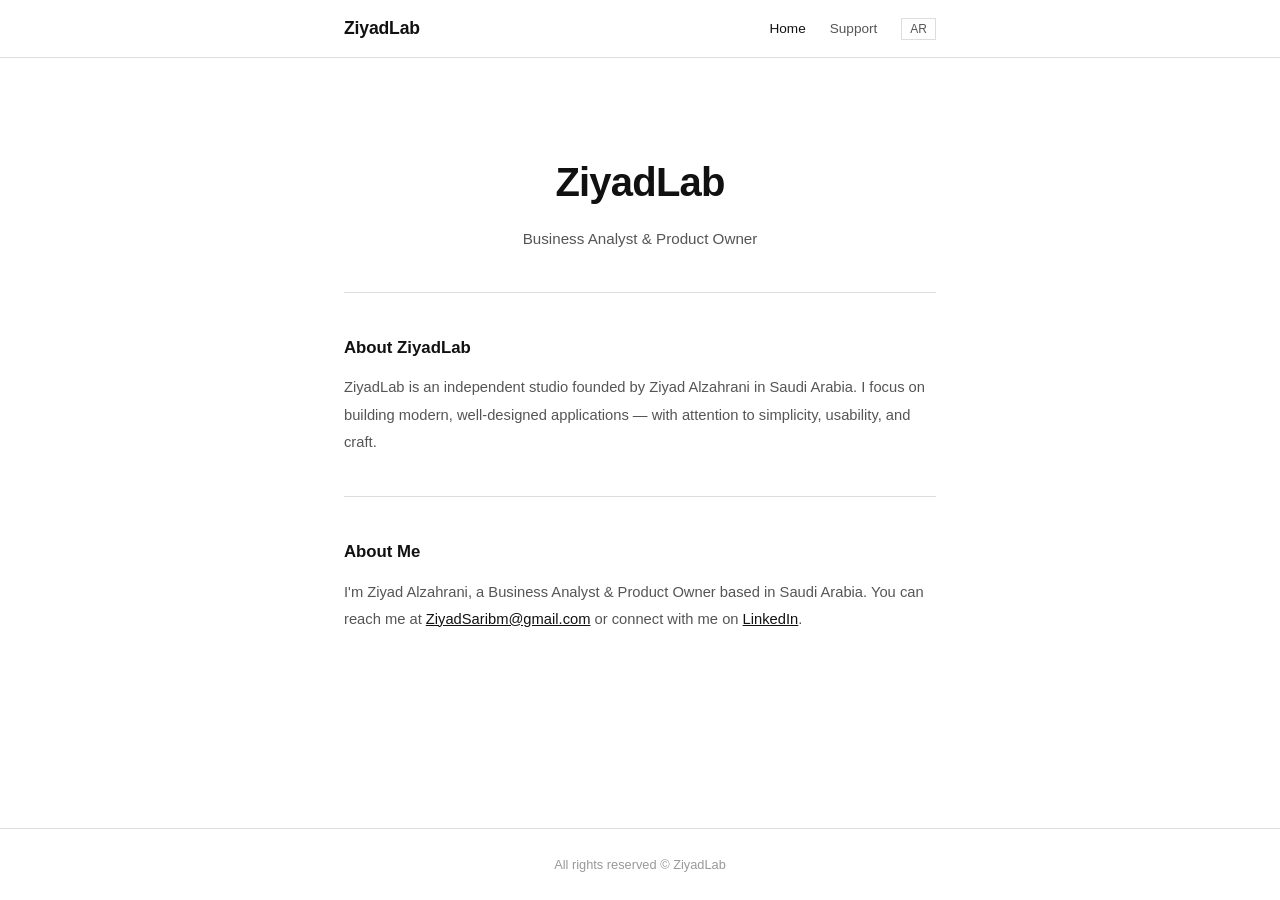
<file: index.html>
<!DOCTYPE html>
<html lang="en">
<head>
  <meta charset="UTF-8">
  <meta name="viewport" content="width=device-width, initial-scale=1.0">
  <title>ZiyadLab</title>
  <link rel="icon" href="assets/favicon.svg" type="image/svg+xml">
  <link rel="stylesheet" href="css/style.css">
</head>
<body>

  <nav class="navbar">
    <div class="navbar-inner">
      <a href="index.html" class="nav-logo">ZiyadLab</a>
      <button class="nav-toggle" aria-label="Menu" aria-expanded="false">&#9776;</button>
      <div class="nav-right">
        <ul class="nav-links">
          <li><a href="index.html" class="active" data-en="Home" data-ar="الرئيسية">Home</a></li>
          <li><a href="support.html" data-en="Support" data-ar="الدعم">Support</a></li>
        </ul>
        <button class="toggle-btn" id="lang-toggle" aria-label="Toggle language">AR</button>
      </div>
    </div>
  </nav>

  <main class="page">

    <section class="hero">
      <div class="hero-logo">ZiyadLab</div>
      <p class="tagline" data-en="Business Analyst &amp; Product Owner" data-ar="محلل أعمال ومالك منتج">Business Analyst &amp; Product Owner</p>
    </section>

    <hr class="divider">

    <section class="section">
      <h2 class="section-title" data-en="About ZiyadLab" data-ar="عن ZiyadLab">About ZiyadLab</h2>
      <p data-en="ZiyadLab is an independent studio founded by Ziyad Alzahrani in Saudi Arabia. I focus on building modern, well-designed applications &mdash; with attention to simplicity, usability, and craft." data-ar="مختبر زياد هو استوديو مستقل أسسه زياد الزهراني في المملكة العربية السعودية. أركز على بناء تطبيقات حديثة ومصممة بعناية &mdash; مع الاهتمام بالبساطة وسهولة الاستخدام والإتقان.">ZiyadLab is an independent studio founded by Ziyad Alzahrani in Saudi Arabia. I focus on building modern, well-designed applications &mdash; with attention to simplicity, usability, and craft.</p>
    </section>

    <hr class="divider">

    <section class="section">
      <h2 class="section-title" data-en="About Me" data-ar="عني">About Me</h2>
      <p data-en="I'm Ziyad Alzahrani, a Business Analyst &amp; Product Owner based in Saudi Arabia. You can reach me at <a href='mailto:ZiyadSaribm@gmail.com'>ZiyadSaribm@gmail.com</a> or connect with me on <a href='https://linkedin.com/in/ziyad-sari-alzahrani' target='_blank' rel='noopener'>LinkedIn</a>." data-ar="أنا زياد الزهراني، محلل أعمال ومالك منتج من المملكة العربية السعودية. يمكنك التواصل معي عبر <a href='mailto:ZiyadSaribm@gmail.com'>ZiyadSaribm@gmail.com</a> أو عبر <a href='https://linkedin.com/in/ziyad-sari-alzahrani' target='_blank' rel='noopener'>LinkedIn</a>.">I'm Ziyad Alzahrani, a Business Analyst &amp; Product Owner based in Saudi Arabia. You can reach me at <a href="mailto:ZiyadSaribm@gmail.com">ZiyadSaribm@gmail.com</a> or connect with me on <a href="https://linkedin.com/in/ziyad-sari-alzahrani" target="_blank" rel="noopener">LinkedIn</a>.</p>
    </section>

  </main>

  <footer class="footer">
    <p data-en="All rights reserved &copy; ZiyadLab" data-ar="جميع الحقوق محفوظة &copy; ZiyadLab">All rights reserved &copy; ZiyadLab <span id="year"></span></p>
  </footer>

  <script src="js/main.js"></script>
</body>
</html>
</file>
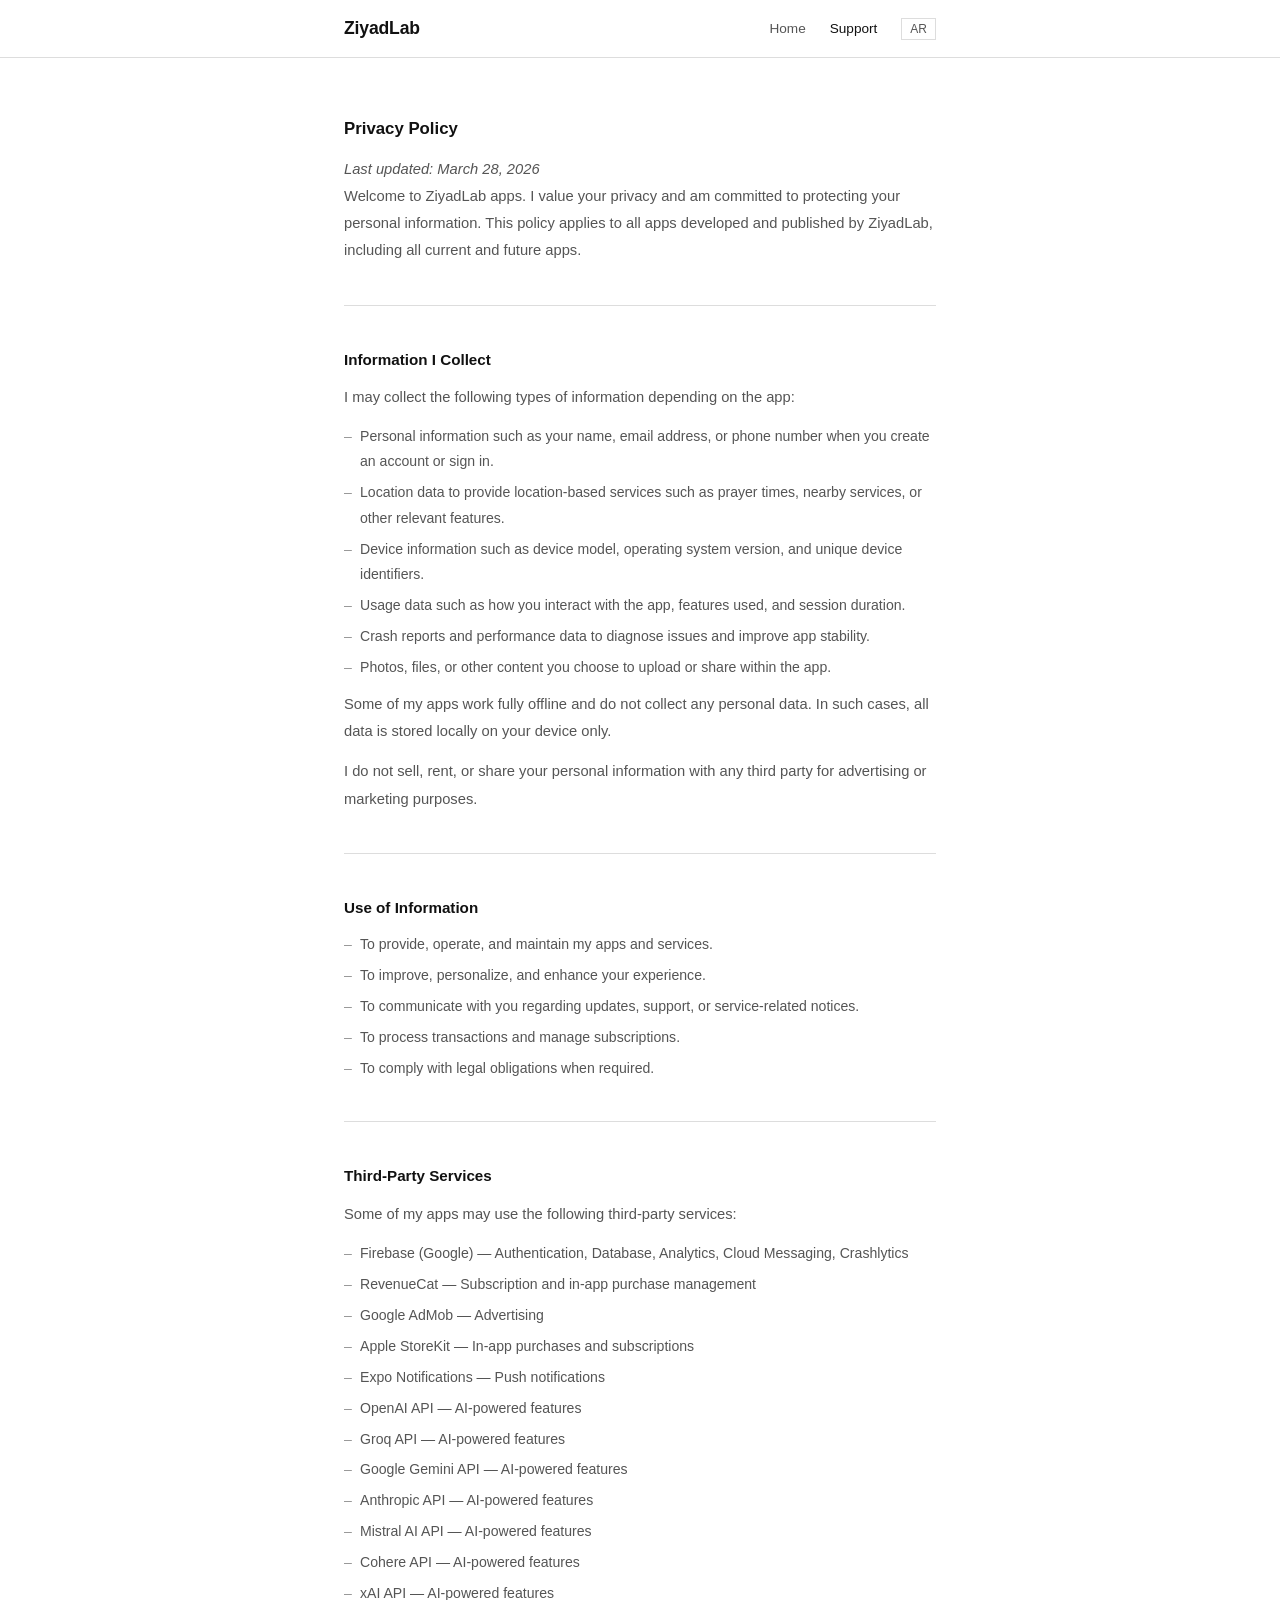
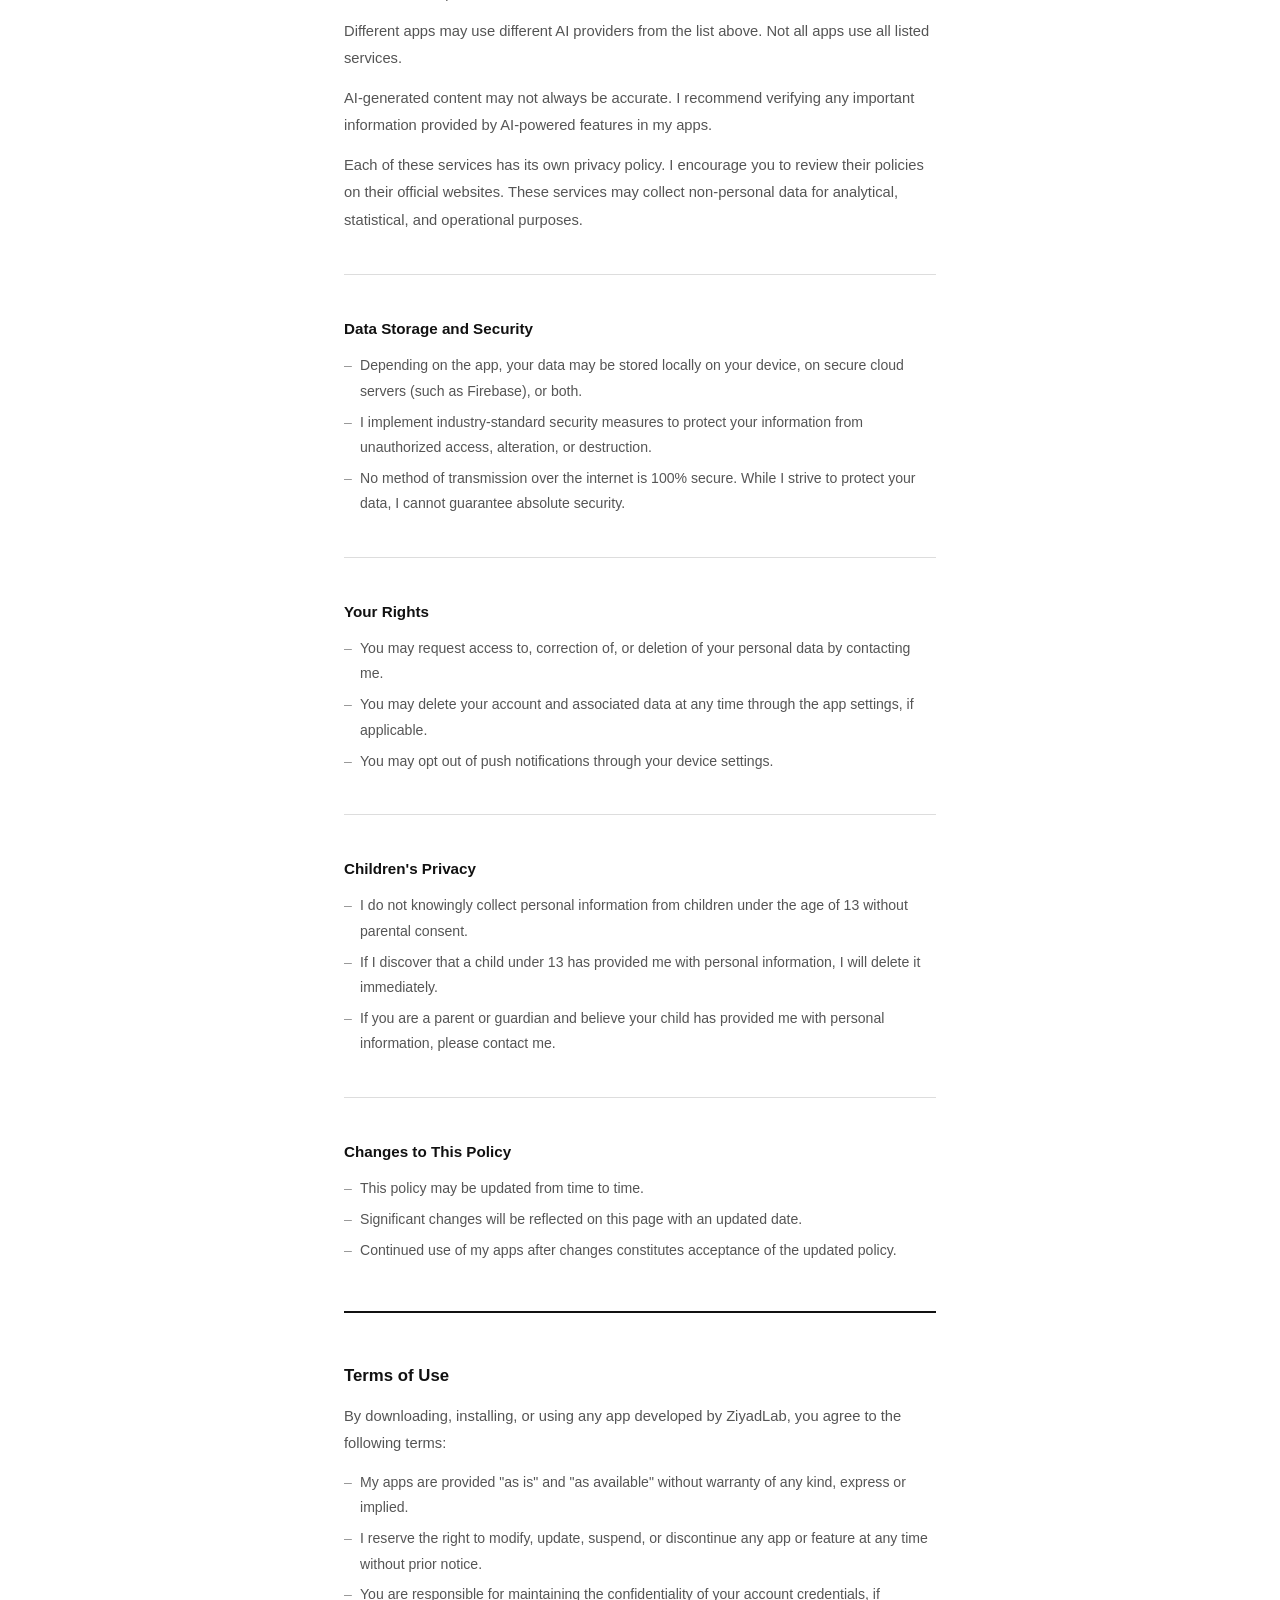
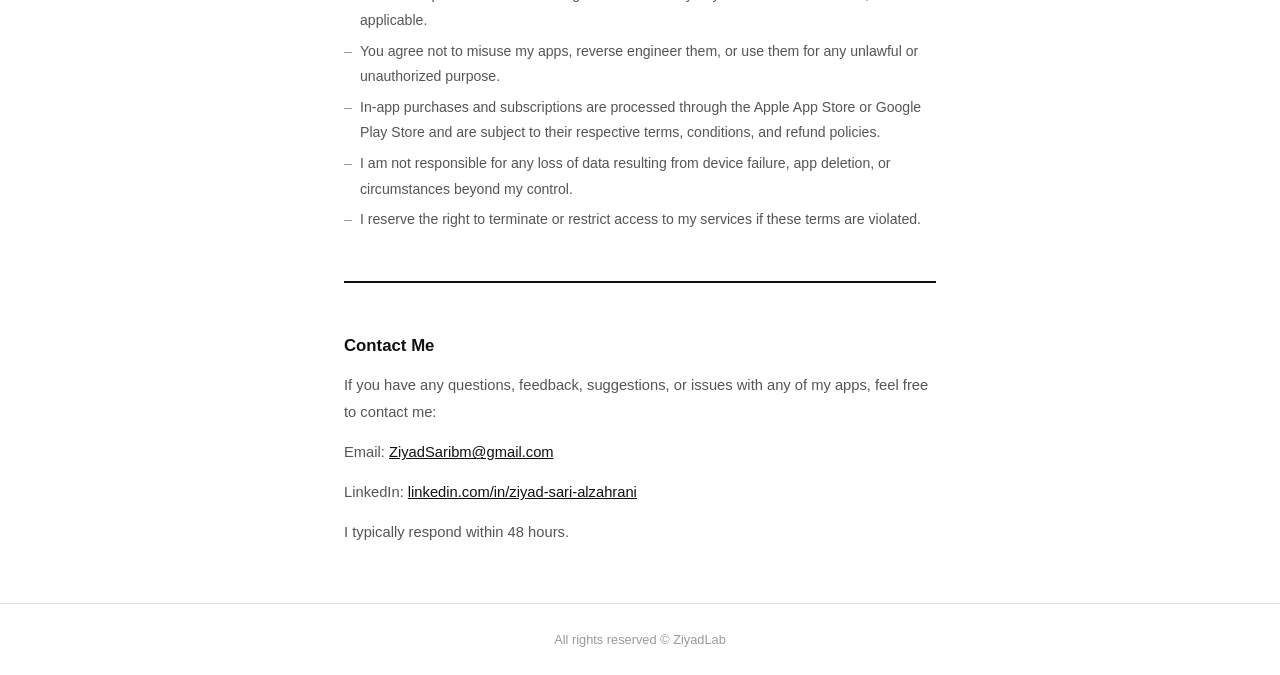
<file: support.html>
<!DOCTYPE html>
<html lang="en">
<head>
  <meta charset="UTF-8">
  <meta name="viewport" content="width=device-width, initial-scale=1.0">
  <title>Support - ZiyadLab</title>
  <link rel="icon" href="assets/favicon.svg" type="image/svg+xml">
  <link rel="stylesheet" href="css/style.css">
</head>
<body>

  <nav class="navbar">
    <div class="navbar-inner">
      <a href="index.html" class="nav-logo">ZiyadLab</a>
      <button class="nav-toggle" aria-label="Menu" aria-expanded="false">&#9776;</button>
      <div class="nav-right">
        <ul class="nav-links">
          <li><a href="index.html" data-en="Home" data-ar="الرئيسية">Home</a></li>
          <li><a href="support.html" class="active" data-en="Support" data-ar="الدعم">Support</a></li>
        </ul>
        <button class="toggle-btn" id="lang-toggle" aria-label="Toggle language">AR</button>
      </div>
    </div>
  </nav>

  <main class="page">

    <section class="section">
      <h2 class="section-title" data-en="Privacy Policy" data-ar="سياسة الخصوصية">Privacy Policy</h2>
      <p class="last-updated" data-en="Last updated: March 28, 2026" data-ar="آخر تحديث: 28 مارس 2026">Last updated: March 28, 2026</p>
    </section>

    <section class="section">
      <p data-en="Welcome to ZiyadLab apps. I value your privacy and am committed to protecting your personal information. This policy applies to all apps developed and published by ZiyadLab, including all current and future apps." data-ar="مرحباً بك في تطبيقات ZiyadLab. أولي أهمية كبيرة لخصوصيتك وأسعى لحماية بياناتك الشخصية. تنطبق هذه السياسة على جميع التطبيقات التي يطورها وينشرها ZiyadLab، بما في ذلك جميع التطبيقات الحالية والمستقبلية.">Welcome to ZiyadLab apps. I value your privacy and am committed to protecting your personal information. This policy applies to all apps developed and published by ZiyadLab, including all current and future apps.</p>
    </section>

    <hr class="divider">

    <section class="section">
      <h3 class="policy-heading" data-en="Information I Collect" data-ar="المعلومات التي أجمعها">Information I Collect</h3>
      <p data-en="I may collect the following types of information depending on the app:" data-ar="قد أجمع الأنواع التالية من المعلومات حسب التطبيق:">I may collect the following types of information depending on the app:</p>
      <ul class="policy-list">
        <li data-en="Personal information such as your name, email address, or phone number when you create an account or sign in." data-ar="معلومات شخصية مثل اسمك أو بريدك الإلكتروني أو رقم جوالك عند إنشاء حساب أو تسجيل الدخول.">Personal information such as your name, email address, or phone number when you create an account or sign in.</li>
        <li data-en="Location data to provide location-based services such as prayer times, nearby services, or other relevant features." data-ar="بيانات الموقع الجغرافي لتقديم خدمات تعتمد على الموقع مثل أوقات الصلاة أو الخدمات القريبة أو ميزات أخرى.">Location data to provide location-based services such as prayer times, nearby services, or other relevant features.</li>
        <li data-en="Device information such as device model, operating system version, and unique device identifiers." data-ar="معلومات الجهاز مثل طراز الجهاز وإصدار نظام التشغيل والمعرّفات الفريدة.">Device information such as device model, operating system version, and unique device identifiers.</li>
        <li data-en="Usage data such as how you interact with the app, features used, and session duration." data-ar="بيانات الاستخدام مثل كيفية تفاعلك مع التطبيق والميزات المستخدمة ومدة الجلسة.">Usage data such as how you interact with the app, features used, and session duration.</li>
        <li data-en="Crash reports and performance data to diagnose issues and improve app stability." data-ar="تقارير الأعطال وبيانات الأداء لتشخيص المشاكل وتحسين استقرار التطبيق.">Crash reports and performance data to diagnose issues and improve app stability.</li>
        <li data-en="Photos, files, or other content you choose to upload or share within the app." data-ar="الصور أو الملفات أو المحتوى الذي تختار رفعه أو مشاركته داخل التطبيق.">Photos, files, or other content you choose to upload or share within the app.</li>
      </ul>
      <p data-en="Some of my apps work fully offline and do not collect any personal data. In such cases, all data is stored locally on your device only." data-ar="بعض تطبيقاتي تعمل بالكامل بدون إنترنت ولا تجمع أي بيانات شخصية. في هذه الحالة تُخزّن جميع البيانات محلياً على جهازك فقط.">Some of my apps work fully offline and do not collect any personal data. In such cases, all data is stored locally on your device only.</p>
      <p data-en="I do not sell, rent, or share your personal information with any third party for advertising or marketing purposes." data-ar="لا أبيع أو أؤجر أو أشارك بياناتك الشخصية مع أي طرف ثالث لأغراض إعلانية أو تسويقية.">I do not sell, rent, or share your personal information with any third party for advertising or marketing purposes.</p>
    </section>

    <hr class="divider">

    <section class="section">
      <h3 class="policy-heading" data-en="Use of Information" data-ar="استخدام المعلومات">Use of Information</h3>
      <ul class="policy-list">
        <li data-en="To provide, operate, and maintain my apps and services." data-ar="لتقديم وتشغيل وصيانة تطبيقاتي وخدماتي.">To provide, operate, and maintain my apps and services.</li>
        <li data-en="To improve, personalize, and enhance your experience." data-ar="لتحسين وتخصيص وتطوير تجربتك.">To improve, personalize, and enhance your experience.</li>
        <li data-en="To communicate with you regarding updates, support, or service-related notices." data-ar="للتواصل معك بخصوص التحديثات أو الدعم أو الإشعارات المتعلقة بالخدمة.">To communicate with you regarding updates, support, or service-related notices.</li>
        <li data-en="To process transactions and manage subscriptions." data-ar="لمعالجة المعاملات وإدارة الاشتراكات.">To process transactions and manage subscriptions.</li>
        <li data-en="To comply with legal obligations when required." data-ar="للامتثال للالتزامات القانونية عند الحاجة.">To comply with legal obligations when required.</li>
      </ul>
    </section>

    <hr class="divider">

    <section class="section">
      <h3 class="policy-heading" data-en="Third-Party Services" data-ar="خدمات الطرف الثالث">Third-Party Services</h3>
      <p data-en="Some of my apps may use the following third-party services:" data-ar="بعض تطبيقاتي قد تستخدم الخدمات التالية:">Some of my apps may use the following third-party services:</p>
      <ul class="policy-list">
        <li data-en="Firebase (Google) — Authentication, Database, Analytics, Cloud Messaging, Crashlytics" data-ar="Firebase (Google) — المصادقة، قاعدة البيانات، التحليلات، الرسائل السحابية، تقارير الأعطال">Firebase (Google) — Authentication, Database, Analytics, Cloud Messaging, Crashlytics</li>
        <li data-en="RevenueCat — Subscription and in-app purchase management" data-ar="RevenueCat — إدارة الاشتراكات والمشتريات داخل التطبيق">RevenueCat — Subscription and in-app purchase management</li>
        <li data-en="Google AdMob — Advertising" data-ar="Google AdMob — الإعلانات">Google AdMob — Advertising</li>
        <li data-en="Apple StoreKit — In-app purchases and subscriptions" data-ar="Apple StoreKit — المشتريات والاشتراكات داخل التطبيق">Apple StoreKit — In-app purchases and subscriptions</li>
        <li data-en="Expo Notifications — Push notifications" data-ar="Expo Notifications — الإشعارات">Expo Notifications — Push notifications</li>
        <li data-en="OpenAI API — AI-powered features" data-ar="OpenAI API — ميزات الذكاء الاصطناعي">OpenAI API — AI-powered features</li>
        <li data-en="Groq API — AI-powered features" data-ar="Groq API — ميزات الذكاء الاصطناعي">Groq API — AI-powered features</li>
        <li data-en="Google Gemini API — AI-powered features" data-ar="Google Gemini API — ميزات الذكاء الاصطناعي">Google Gemini API — AI-powered features</li>
        <li data-en="Anthropic API — AI-powered features" data-ar="Anthropic API — ميزات الذكاء الاصطناعي">Anthropic API — AI-powered features</li>
        <li data-en="Mistral AI API — AI-powered features" data-ar="Mistral AI API — ميزات الذكاء الاصطناعي">Mistral AI API — AI-powered features</li>
        <li data-en="Cohere API — AI-powered features" data-ar="Cohere API — ميزات الذكاء الاصطناعي">Cohere API — AI-powered features</li>
        <li data-en="xAI API — AI-powered features" data-ar="xAI API — ميزات الذكاء الاصطناعي">xAI API — AI-powered features</li>
      </ul>
      <p data-en="Different apps may use different AI providers from the list above. Not all apps use all listed services." data-ar="قد تستخدم التطبيقات المختلفة مزودي ذكاء اصطناعي مختلفين من القائمة أعلاه. ليست كل التطبيقات تستخدم جميع الخدمات المذكورة.">Different apps may use different AI providers from the list above. Not all apps use all listed services.</p>
      <p data-en="AI-generated content may not always be accurate. I recommend verifying any important information provided by AI-powered features in my apps." data-ar="المحتوى الذي ينتجه الذكاء الاصطناعي قد لا يكون دقيقاً دائماً. أنصح بالتحقق من أي معلومات مهمة تقدمها ميزات الذكاء الاصطناعي في تطبيقاتي.">AI-generated content may not always be accurate. I recommend verifying any important information provided by AI-powered features in my apps.</p>
      <p data-en="Each of these services has its own privacy policy. I encourage you to review their policies on their official websites. These services may collect non-personal data for analytical, statistical, and operational purposes." data-ar="كل خدمة لها سياسة خصوصية خاصة بها. أنصحك بمراجعة سياساتهم من مواقعهم الرسمية. قد تجمع هذه الخدمات بيانات غير شخصية لأغراض تحليلية وإحصائية وتشغيلية.">Each of these services has its own privacy policy. I encourage you to review their policies on their official websites. These services may collect non-personal data for analytical, statistical, and operational purposes.</p>
    </section>

    <hr class="divider">

    <section class="section">
      <h3 class="policy-heading" data-en="Data Storage and Security" data-ar="تخزين البيانات وأمانها">Data Storage and Security</h3>
      <ul class="policy-list">
        <li data-en="Depending on the app, your data may be stored locally on your device, on secure cloud servers (such as Firebase), or both." data-ar="حسب التطبيق، قد تُخزّن بياناتك محلياً على جهازك أو على خوادم سحابية آمنة (مثل Firebase) أو كليهما.">Depending on the app, your data may be stored locally on your device, on secure cloud servers (such as Firebase), or both.</li>
        <li data-en="I implement industry-standard security measures to protect your information from unauthorized access, alteration, or destruction." data-ar="أستخدم أفضل الوسائل التقنية لحماية معلوماتك من الوصول أو التعديل أو التدمير غير المصرح به.">I implement industry-standard security measures to protect your information from unauthorized access, alteration, or destruction.</li>
        <li data-en="No method of transmission over the internet is 100% secure. While I strive to protect your data, I cannot guarantee absolute security." data-ar="لا توجد طريقة نقل عبر الإنترنت آمنة 100%. رغم سعيي لحماية بياناتك، لا أستطيع ضمان الأمان المطلق.">No method of transmission over the internet is 100% secure. While I strive to protect your data, I cannot guarantee absolute security.</li>
      </ul>
    </section>

    <hr class="divider">

    <section class="section">
      <h3 class="policy-heading" data-en="Your Rights" data-ar="حقوقك">Your Rights</h3>
      <ul class="policy-list">
        <li data-en="You may request access to, correction of, or deletion of your personal data by contacting me." data-ar="يمكنك طلب الوصول إلى بياناتك الشخصية أو تصحيحها أو حذفها بالتواصل معي.">You may request access to, correction of, or deletion of your personal data by contacting me.</li>
        <li data-en="You may delete your account and associated data at any time through the app settings, if applicable." data-ar="يمكنك حذف حسابك والبيانات المرتبطة به في أي وقت من إعدادات التطبيق، إن وُجد.">You may delete your account and associated data at any time through the app settings, if applicable.</li>
        <li data-en="You may opt out of push notifications through your device settings." data-ar="يمكنك إيقاف الإشعارات من إعدادات جهازك.">You may opt out of push notifications through your device settings.</li>
      </ul>
    </section>

    <hr class="divider">

    <section class="section">
      <h3 class="policy-heading" data-en="Children's Privacy" data-ar="خصوصية الأطفال">Children's Privacy</h3>
      <ul class="policy-list">
        <li data-en="I do not knowingly collect personal information from children under the age of 13 without parental consent." data-ar="لا أجمع بيانات شخصية من الأطفال دون سن 13 سنة بدون إذن ولي الأمر.">I do not knowingly collect personal information from children under the age of 13 without parental consent.</li>
        <li data-en="If I discover that a child under 13 has provided me with personal information, I will delete it immediately." data-ar="إذا اكتشفت أن طفلاً دون 13 سنة قدّم لي معلومات شخصية، سأحذفها فوراً.">If I discover that a child under 13 has provided me with personal information, I will delete it immediately.</li>
        <li data-en="If you are a parent or guardian and believe your child has provided me with personal information, please contact me." data-ar="إذا كنت والداً أو وصياً وتعتقد أن طفلك قدّم لي معلومات شخصية، يرجى التواصل معي.">If you are a parent or guardian and believe your child has provided me with personal information, please contact me.</li>
      </ul>
    </section>

    <hr class="divider">

    <section class="section">
      <h3 class="policy-heading" data-en="Changes to This Policy" data-ar="التعديلات على هذه السياسة">Changes to This Policy</h3>
      <ul class="policy-list">
        <li data-en="This policy may be updated from time to time." data-ar="قد يتم تحديث هذه السياسة من وقت لآخر.">This policy may be updated from time to time.</li>
        <li data-en="Significant changes will be reflected on this page with an updated date." data-ar="التغييرات الجوهرية ستنعكس على هذه الصفحة بتاريخ محدث.">Significant changes will be reflected on this page with an updated date.</li>
        <li data-en="Continued use of my apps after changes constitutes acceptance of the updated policy." data-ar="استمرارك في استخدام تطبيقاتي بعد التحديث يعني موافقتك على السياسة المحدثة.">Continued use of my apps after changes constitutes acceptance of the updated policy.</li>
      </ul>
    </section>

    <hr class="divider divider-thick">

    <section class="section">
      <h2 class="section-title" data-en="Terms of Use" data-ar="شروط الاستخدام">Terms of Use</h2>
      <p data-en="By downloading, installing, or using any app developed by ZiyadLab, you agree to the following terms:" data-ar="بتحميلك أو تثبيتك أو استخدامك لأي تطبيق من تطبيقات ZiyadLab، فإنك توافق على الشروط التالية:">By downloading, installing, or using any app developed by ZiyadLab, you agree to the following terms:</p>
      <ul class="policy-list">
        <li data-en="My apps are provided &quot;as is&quot; and &quot;as available&quot; without warranty of any kind, express or implied." data-ar="تطبيقاتي مقدمة &quot;كما هي&quot; و&quot;كما هي متاحة&quot; بدون أي ضمانات صريحة أو ضمنية.">My apps are provided "as is" and "as available" without warranty of any kind, express or implied.</li>
        <li data-en="I reserve the right to modify, update, suspend, or discontinue any app or feature at any time without prior notice." data-ar="أحتفظ بحق تعديل أو تحديث أو إيقاف أي تطبيق أو ميزة في أي وقت بدون إشعار مسبق.">I reserve the right to modify, update, suspend, or discontinue any app or feature at any time without prior notice.</li>
        <li data-en="You are responsible for maintaining the confidentiality of your account credentials, if applicable." data-ar="أنت مسؤول عن الحفاظ على سرية بيانات حسابك، إن وُجد.">You are responsible for maintaining the confidentiality of your account credentials, if applicable.</li>
        <li data-en="You agree not to misuse my apps, reverse engineer them, or use them for any unlawful or unauthorized purpose." data-ar="توافق على عدم إساءة استخدام تطبيقاتي أو محاولة عكس هندستها أو استخدامها لأي غرض غير قانوني.">You agree not to misuse my apps, reverse engineer them, or use them for any unlawful or unauthorized purpose.</li>
        <li data-en="In-app purchases and subscriptions are processed through the Apple App Store or Google Play Store and are subject to their respective terms, conditions, and refund policies." data-ar="عمليات الشراء والاشتراكات داخل التطبيق تُعالج عبر Apple App Store أو Google Play Store وتخضع لشروطهم وسياسات الاسترداد الخاصة بهم.">In-app purchases and subscriptions are processed through the Apple App Store or Google Play Store and are subject to their respective terms, conditions, and refund policies.</li>
        <li data-en="I am not responsible for any loss of data resulting from device failure, app deletion, or circumstances beyond my control." data-ar="لست مسؤولاً عن أي فقدان للبيانات ناتج عن عطل الجهاز أو حذف التطبيق أو ظروف خارجة عن إرادتي.">I am not responsible for any loss of data resulting from device failure, app deletion, or circumstances beyond my control.</li>
        <li data-en="I reserve the right to terminate or restrict access to my services if these terms are violated." data-ar="أحتفظ بحق إنهاء أو تقييد الوصول لخدماتي في حال مخالفة هذه الشروط.">I reserve the right to terminate or restrict access to my services if these terms are violated.</li>
      </ul>
    </section>

    <hr class="divider divider-thick">

    <section class="section">
      <h2 class="section-title" data-en="Contact Me" data-ar="تواصل معي">Contact Me</h2>
      <p data-en="If you have any questions, feedback, suggestions, or issues with any of my apps, feel free to contact me:" data-ar="لأي استفسار أو ملاحظة أو اقتراح أو مشكلة في أي من تطبيقاتي:">If you have any questions, feedback, suggestions, or issues with any of my apps, feel free to contact me:</p>
      <p data-en="Email: <a href='mailto:ZiyadSaribm@gmail.com'>ZiyadSaribm@gmail.com</a>" data-ar="البريد الإلكتروني: <a href='mailto:ZiyadSaribm@gmail.com'>ZiyadSaribm@gmail.com</a>">Email: <a href="mailto:ZiyadSaribm@gmail.com">ZiyadSaribm@gmail.com</a></p>
      <p>LinkedIn: <a href="https://linkedin.com/in/ziyad-sari-alzahrani" target="_blank" rel="noopener">linkedin.com/in/ziyad-sari-alzahrani</a></p>
      <p data-en="I typically respond within 48 hours." data-ar="أرد عادةً خلال 48 ساعة.">I typically respond within 48 hours.</p>
    </section>

  </main>

  <footer class="footer">
    <p data-en="All rights reserved &copy; ZiyadLab" data-ar="جميع الحقوق محفوظة &copy; ZiyadLab">All rights reserved &copy; ZiyadLab <span id="year"></span></p>
  </footer>

  <script src="js/main.js"></script>
</body>
</html>
</file>
<file: css/style.css>
* { margin: 0; padding: 0; box-sizing: border-box; }

:root {
  --bg: #fff;
  --text: #111;
  --text-light: #555;
  --text-muted: #999;
  --border: #ddd;
  --font: -apple-system, BlinkMacSystemFont, "Segoe UI", Helvetica, Arial, sans-serif;
}

body {
  font-family: var(--font);
  background: var(--bg);
  color: var(--text);
  line-height: 1.8;
  min-height: 100vh;
  display: flex;
  flex-direction: column;
  font-size: 16px;
  -webkit-font-smoothing: antialiased;
}
body.rtl {
  direction: rtl;
  text-align: right;
}

a { color: var(--text); }
a:hover { opacity: 0.5; }

.navbar {
  border-bottom: 1px solid var(--border);
  background: var(--bg);
  position: sticky;
  top: 0;
  z-index: 100;
}
.navbar-inner {
  max-width: 640px;
  margin: 0 auto;
  display: flex;
  align-items: center;
  justify-content: space-between;
  padding: 0.8rem 1.5rem;
}
.nav-logo {
  font-size: 1.1rem;
  font-weight: bold;
  color: var(--text);
  text-decoration: none;
  letter-spacing: -0.01em;
}

.nav-right { display: flex; align-items: center; gap: 1.5rem; }
.nav-links { list-style: none; display: flex; gap: 1.5rem; }
.nav-links a {
  font-size: 0.85rem;
  color: var(--text-light);
  text-decoration: none;
  transition: color 0.15s;
}
.nav-links a:hover, .nav-links a.active { color: var(--text); opacity: 1; }

.toggle-btn {
  background: none;
  border: 1px solid var(--border);
  color: var(--text-light);
  font-family: var(--font);
  font-size: 0.75rem;
  padding: 3px 8px;
  cursor: pointer;
}
.toggle-btn:hover { color: var(--text); border-color: var(--text); }

.nav-toggle {
  display: none;
  background: none;
  border: 1px solid var(--border);
  padding: 3px 6px;
  font-size: 1.1rem;
  cursor: pointer;
  color: var(--text);
}

.page {
  flex: 1;
  max-width: 640px; width: 100%;
  margin: 0 auto;
  padding: 3.5rem 1.5rem;
}

.hero { text-align: center; padding: 2rem 0 0; }
.hero-logo {
  font-size: 2.5rem;
  font-weight: bold;
  color: var(--text);
  letter-spacing: -0.02em;
  margin-bottom: 0.4rem;
}
.hero .tagline { font-size: 0.95rem; color: var(--text-light); }

.section { margin-bottom: 0; }
.section-title {
  font-size: 1.05rem;
  font-weight: bold;
  color: var(--text);
  margin-bottom: 0.7rem;
}
.section p {
  color: var(--text-light);
  font-size: 0.92rem;
  line-height: 1.85;
  margin-bottom: 0.8rem;
}
.section p:last-child { margin-bottom: 0; }

.divider { border: none; border-top: 1px solid var(--border); margin: 2.5rem 0; }
.divider-thick { border-top: 2px solid var(--text); margin: 3rem 0; }

.last-updated {
  font-size: 0.8rem;
  color: var(--text-muted);
  font-style: italic;
}

.policy-heading {
  font-size: 0.95rem;
  font-weight: bold;
  color: var(--text);
  margin-bottom: 0.7rem;
}
.policy-list { list-style: none; padding: 0; margin: 0.7rem 0; }
.policy-list li {
  position: relative;
  padding-left: 1rem;
  margin-bottom: 0.35rem;
  font-size: 0.88rem;
  color: var(--text-light);
}
body.rtl .policy-list li { padding-left: 0; padding-right: 1rem; }
.policy-list li::before {
  content: "\2013";
  position: absolute;
  left: 0;
  color: var(--text-muted);
}
body.rtl .policy-list li::before { left: auto; right: 0; }

.footer {
  border-top: 1px solid var(--border);
  text-align: center;
  padding: 1.5rem;
  margin-top: auto;
}
.footer p { font-size: 0.8rem; color: var(--text-muted); }
.footer a { color: var(--text-light); }

@media (max-width: 640px) {
  .nav-toggle { display: block; }
  .nav-right { gap: 0.8rem; }

  .nav-links {
    display: none;
    flex-direction: column;
    position: absolute;
    top: 100%; left: 0; right: 0;
    background: var(--bg);
    border-bottom: 1px solid var(--border);
    padding: 0.8rem 1.5rem;
    gap: 0.8rem;
  }
  .nav-links.open { display: flex; }
  .navbar-inner { position: relative; }
  .hero-logo { font-size: 1.8rem; }
  .page { padding: 2rem 1.2rem; }
}
</file>
